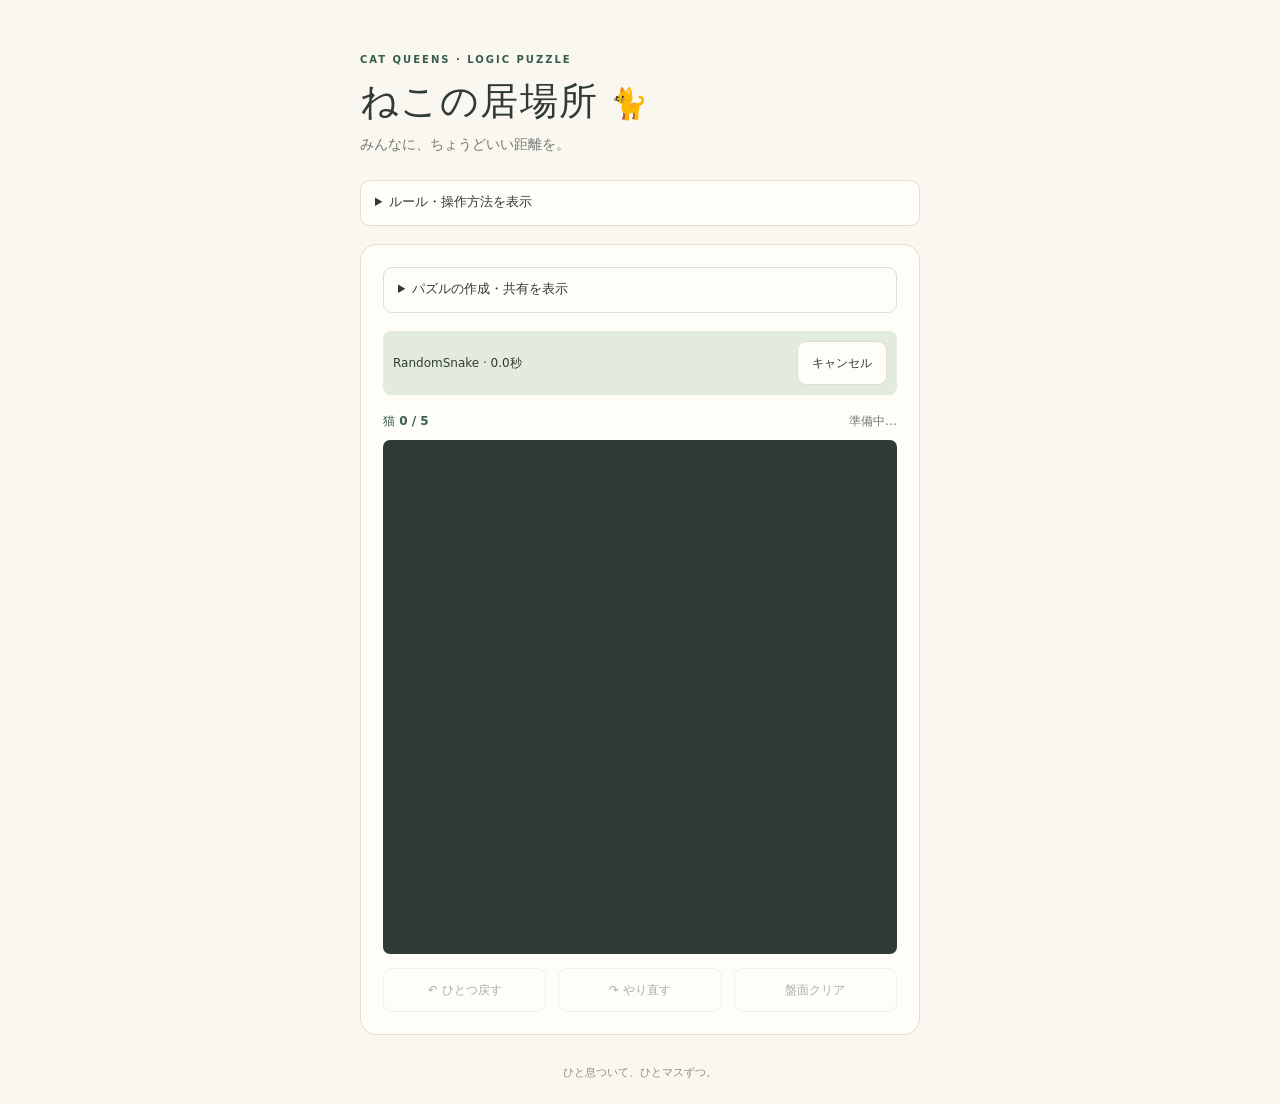
<file: index.html>
<!doctype html>
<html lang="ja">
<head>
  <meta charset="utf-8">
  <meta name="viewport" content="width=device-width, initial-scale=1">
  <meta name="theme-color" content="#faf7f0">
  <meta name="description" content="各行・列・色の領域に猫を1匹ずつ。ブラウザで遊べる猫のロジックパズル。">
  <title>ねこの居場所 | Cat Queens</title>
  <link rel="stylesheet" href="./style.css">
</head>
<body>
  <main>
    <header><span class="eyebrow">CAT QUEENS · LOGIC PUZZLE</span><h1>ねこの居場所<span aria-hidden="true">🐈</span></h1><p>みんなに、ちょうどいい距離を。</p></header>
    <details class="guide">
      <summary>ルール・操作方法<span class="guide-show">を表示</span><span class="guide-hide">を非表示</span></summary>
      <div class="guide-content"><h2>猫を置く、3つのルール</h2><ol><li>各行・各列に、猫は<strong>1匹ずつ</strong>。</li><li>同じ色の領域にも、猫は<strong>1匹ずつ</strong>。</li><li>猫同士は<strong>隣り合わない</strong>。斜めもNG。</li></ol><div class="how"><p><b>タップ</b> 空白 ↔ ×</p><p><b>ダブルタップ</b> 空白に猫を置く / 猫を外す</p><p><b>空白からスワイプ</b> 通った空白に ×</p><p><b>×からスワイプ</b> 通った × を空白に</p></div><p class="note">×には猫を置けません。先にタップで空白に戻してください。<br>色の領域は太い境界線で区切られています。</p></div>
    </details>
    <section class="game" aria-label="猫のパズル">
      <details id="puzzle-menu" class="guide puzzle-menu">
        <summary>パズルの作成・共有<span class="guide-show">を表示</span><span class="guide-hide">を非表示</span></summary>
        <div class="guide-content">
          <div class="toolbar"><label for="size">盤面 <select id="size"></select></label><div class="puzzle-actions"><button id="new" class="primary">新しいパズル</button></div></div>
          <div class="style-picker"><label for="mode">次の問題の生成スタイル</label><select id="mode" aria-describedby="mode-note"><option value="RandomSnake">RandomSnake · 広く入り組む領域</option><option value="Balanced">Balanced · 面積を分散</option><option value="SeedGrowth">SeedGrowth · 各猫から成長</option></select><p id="mode-note" class="note"></p></div>
          <div class="sharing"><button id="share" disabled>この問題を共有</button></div>
          <div id="share-output" class="sharing" hidden>
            <label for="share-value">共有URL / 問題コード</label>
            <textarea id="share-value" rows="3" readonly spellcheck="false"></textarea>
            <button id="copy-share">コピー</button>
            <p id="share-note" class="note"></p>
          </div>
          <details class="sharing">
            <summary>共有された問題を開く</summary>
            <label for="import-value">共有URLまたは問題コード</label>
            <textarea id="import-value" rows="3" maxlength="2048" spellcheck="false" placeholder="ここに貼り付け"></textarea>
            <button id="import">この問題を最初から解く</button>
          </details>
        </div>
      </details>
      <div id="generation" hidden><span id="generation-status" role="status" aria-live="polite"></span><button id="cancel">キャンセル</button></div>
      <p id="current-mode" class="note"></p>
      <div class="meta"><span id="count">猫 0 / 5</span><span id="status" role="status" aria-live="polite">準備中…</span></div>
      <div id="board" role="group" aria-label="パズル盤面" aria-busy="true"></div>
      <div id="success" hidden role="status"><strong>みんなの居場所が見つかった！</strong><span>クリアおめでとう 🐾</span></div>
      <div class="actions"><button id="undo" disabled>↶ ひとつ戻す</button><button id="redo" disabled>↷ やり直す</button><button id="reset">盤面クリア</button></div>
      <p id="share-status" class="note" role="status" aria-live="polite"></p>
    </section>
    <footer>ひと息ついて、ひとマスずつ。</footer>
  </main>
  <script src="./js/solver.js"></script>
  <script src="./js/generator.js"></script>
  <script src="./js/game.js"></script>
  <script src="./js/share.js"></script>
  <script src="./js/generation-client.js"></script>
  <script src="./js/ui.js"></script>
</body>
</html>
</file>
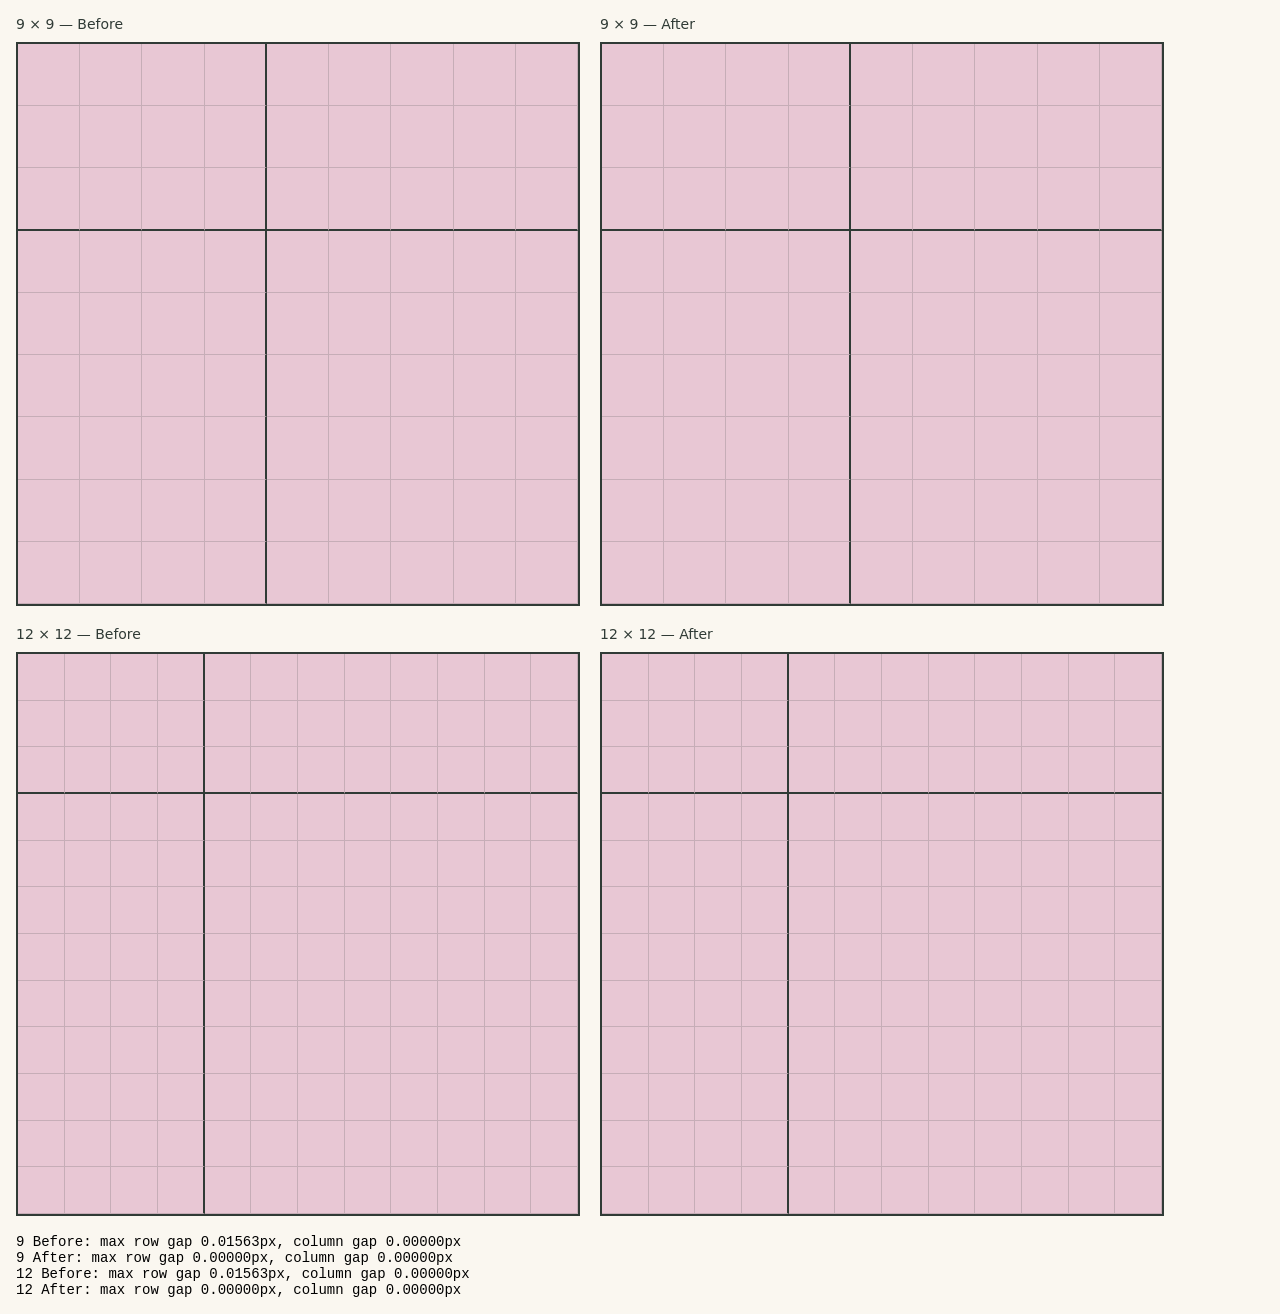
<file: artifacts/grid-regression.html>
<!doctype html><meta charset="utf-8"><title>Grid row sizing regression</title>
<style>body{margin:16px;background:#faf7f0;font:14px system-ui}#samples{display:grid;grid-template-columns:repeat(2,568px);gap:16px}iframe{width:568px;height:594px;border:0}pre{white-space:pre-wrap}</style>
<div id="samples"></div><pre id="results"></pre>
<script>
for(const n of [9,12]) for(const before of [true,false]) {
  const iframe=document.createElement('iframe');
  const override=before?'#board{grid-template-columns:repeat(var(--n),1fr);grid-template-rows:none}.cell{aspect-ratio:1;align-self:auto;justify-self:auto}':'';
  let cells='';for(let i=0;i<n*n;i++) cells+=`<button class="cell ${i%n===3?'edge-right':''} ${Math.floor(i/n)===2?'edge-bottom':''}" style="--color:#e8c7d4"></button>`;
  iframe.srcdoc=`<!doctype html><link rel="stylesheet" href="../style.css"><style>body{padding:0;margin:0}h2{margin:0;height:26px;font:14px system-ui}#board{width:564px;border-radius:0}${override}</style><h2>${n} × ${n} — ${before?'Before':'After'}</h2><div id="board" style="--n:${n}">${cells}</div>`;
  iframe.onload=()=>{
    const doc=iframe.contentDocument, cells=[...doc.querySelectorAll('.cell')];
    let rowGap=0,columnGap=0;
    cells.forEach((cell,i)=>{
      const rect=cell.getBoundingClientRect();
      if(i+n<cells.length)rowGap=Math.max(rowGap,cells[i+n].getBoundingClientRect().top-rect.bottom);
      if(i%n<n-1)columnGap=Math.max(columnGap,cells[i+1].getBoundingClientRect().left-rect.right);
    });
    document.querySelector('#results').textContent+=`${n} ${before?'Before':'After'}: max row gap ${rowGap.toFixed(5)}px, column gap ${columnGap.toFixed(5)}px\n`;
  };
  document.querySelector('#samples').append(iframe);
}
</script>
</file>
<file: style.css>
:root{font-family:system-ui,-apple-system,"Segoe UI",sans-serif;color:#303b36;background:#faf7f0;font-synthesis:none;--ink:#303b36;--muted:#707970;--line:#deded3;--accent:#355d49}
/* Prevent double-tap zoom on controls while retaining page pan and pinch zoom. */
button,select,summary{touch-action:manipulation}
.actions{flex-wrap:wrap;gap:8px}.actions button{flex:1;padding:0 8px;white-space:nowrap}
*{box-sizing:border-box}body{margin:0}main{width:min(100% - 32px,560px);margin:0 auto;padding:36px 0 24px}header{margin-bottom:26px}.eyebrow{font-size:10px;letter-spacing:.2em;color:var(--accent);font-weight:700}h1{font-size:clamp(28px,7vw,38px);letter-spacing:.03em;margin:9px 0}h1 span{font-size:.8em;margin-left:12px}header p{color:var(--muted);font-size:14px;margin:0}button,select{font:inherit;font-size:14px;border:1px solid var(--line);border-radius:9px;color:var(--ink);background:#fffdf8;min-height:44px;padding:0 14px;cursor:pointer}button:hover{filter:brightness(.96)}button:disabled{opacity:.4;cursor:default}button:focus-visible,select:focus-visible{outline:3px solid #346aa0;outline-offset:3px}.toolbar,.meta,.actions{display:flex;justify-content:space-between;align-items:center;gap:12px}.toolbar label{font-size:13px;color:var(--muted)}select{margin-left:8px}.primary{background:var(--accent);color:white;border-color:var(--accent)}.meta{margin:20px 0 10px;font-size:12px;color:var(--muted)}#count{font-weight:700;color:var(--accent)}#board{display:grid;grid-template-columns:repeat(var(--n,5),minmax(0,1fr));grid-template-rows:repeat(var(--n,5),minmax(0,1fr));aspect-ratio:1;border:2px solid var(--ink);border-radius:7px;overflow:hidden;touch-action:none;user-select:none;-webkit-user-select:none;background:var(--ink)}.cell{position:relative;display:grid;place-items:center;border:0;border-radius:0;padding:0;min-height:0;min-width:0;align-self:stretch;justify-self:stretch;background:var(--color);border-right:1px solid #303b362e;border-bottom:1px solid #303b362e;font-size:clamp(14px,calc(65vw / var(--n)),34px);line-height:1;touch-action:none;-webkit-tap-highlight-color:transparent}.cell:hover{filter:none}.cell.edge-right{border-right:2px solid var(--ink)}.cell.edge-bottom{border-bottom:2px solid var(--ink)}.cell:focus-visible{outline:3px solid #184c76;outline-offset:-4px;z-index:1}.mark{pointer-events:none}.cell.cross .mark{color:#334139;font-weight:300;font-size:1.1em}.cell.conflict{box-shadow:inset 0 0 0 3px #b53939}.actions{margin-top:14px}.actions button{font-size:12px;background:transparent}#success{padding:18px;background:#e3ecdc;border-radius:10px;margin-top:16px;text-align:center}#success strong,#success span{display:block}#success span{font-size:13px;margin-top:5px}.guide{margin-top:28px;border-top:1px solid var(--line);padding-top:22px}h2{font-size:15px;margin:0 0 12px}ol{padding-left:22px;line-height:1.9;font-size:13px;color:#59635b}.how{display:flex;flex-wrap:wrap;gap:8px 18px;margin-top:16px}.how p{font-size:11px;margin:0;color:#59635b}.how b{display:block;color:var(--ink);font-size:12px;margin-bottom:3px}.note{font-size:10px;line-height:1.8;color:var(--muted);margin:16px 0 0}footer{font-size:11px;color:#899087;text-align:center;margin-top:30px}@media(min-width:600px){main{padding-top:48px}.game{padding:22px;background:#fffdf8;border:1px solid var(--line);border-radius:16px}.meta{margin-top:18px}}@media(prefers-reduced-motion:no-preference){#success{animation:appear .25s ease-out}@keyframes appear{from{opacity:0;transform:translateY(5px)}to{opacity:1;transform:translateY(0)}}}
.toolbar{flex-wrap:wrap;gap:10px}.toolbar label{white-space:nowrap}.puzzle-actions{display:flex;gap:8px}.puzzle-actions button{padding:0 10px;font-size:13px}.guide{margin:0 0 18px;padding:0;border:1px solid var(--line);border-radius:9px;background:#fffdf8}.guide summary{padding:12px 14px;min-height:44px;cursor:pointer;font-size:13px;font-weight:600}.guide summary:focus-visible{outline:3px solid #346aa0;outline-offset:3px}.guide-content{padding:4px 14px 16px}.guide-hide{display:none}.guide[open] .guide-show{display:none}.guide[open] .guide-hide{display:inline}@media(max-height:700px){main{padding-top:16px}header{margin-bottom:14px}h1{font-size:28px;margin:6px 0}.guide{margin-bottom:12px}}
.sharing{margin-top:16px;font-size:12px}.sharing summary{cursor:pointer;min-height:44px;padding:12px 0}.sharing label{display:block;color:var(--muted);margin:8px 0}.sharing textarea{display:block;resize:vertical;width:100%;min-height:70px;padding:10px;border:1px solid var(--line);border-radius:8px;background:#fffdf8;color:var(--ink);font:16px system-ui;overflow-wrap:anywhere;margin-bottom:10px}.sharing button{font-size:12px}.sharing textarea:focus-visible{outline:3px solid #346aa0;outline-offset:2px}#share-status:empty{display:none}

.style-picker{margin-top:16px}.style-picker label{display:block;font-size:12px;color:var(--muted);margin-bottom:6px}.style-picker select{width:100%;margin:0;font-size:13px}.style-picker .note{margin-top:6px}#generation:not([hidden]){display:flex;align-items:center;justify-content:space-between;gap:8px;margin-top:14px;padding:10px;background:#e3ecdc;border-radius:8px;font-size:12px}#cancel{font-size:12px;flex-shrink:0}#current-mode{margin-top:12px}
</file>
